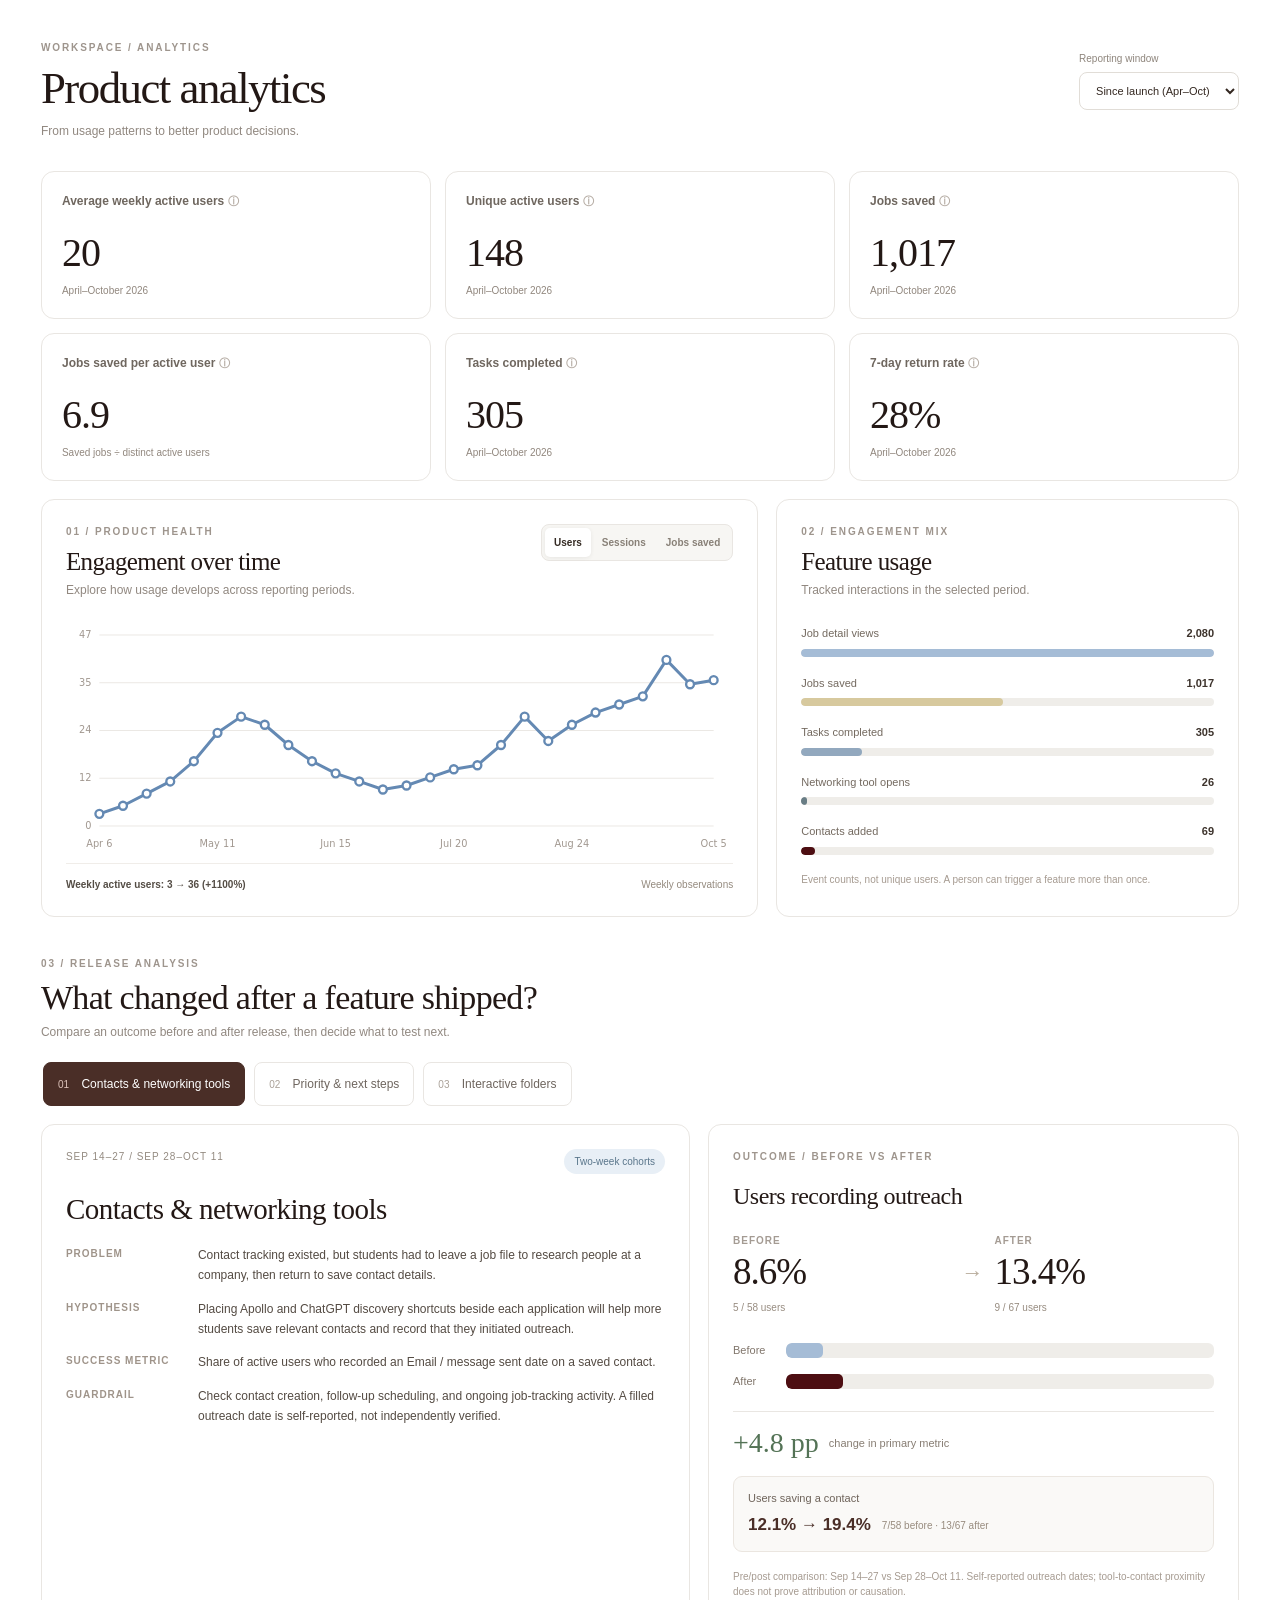
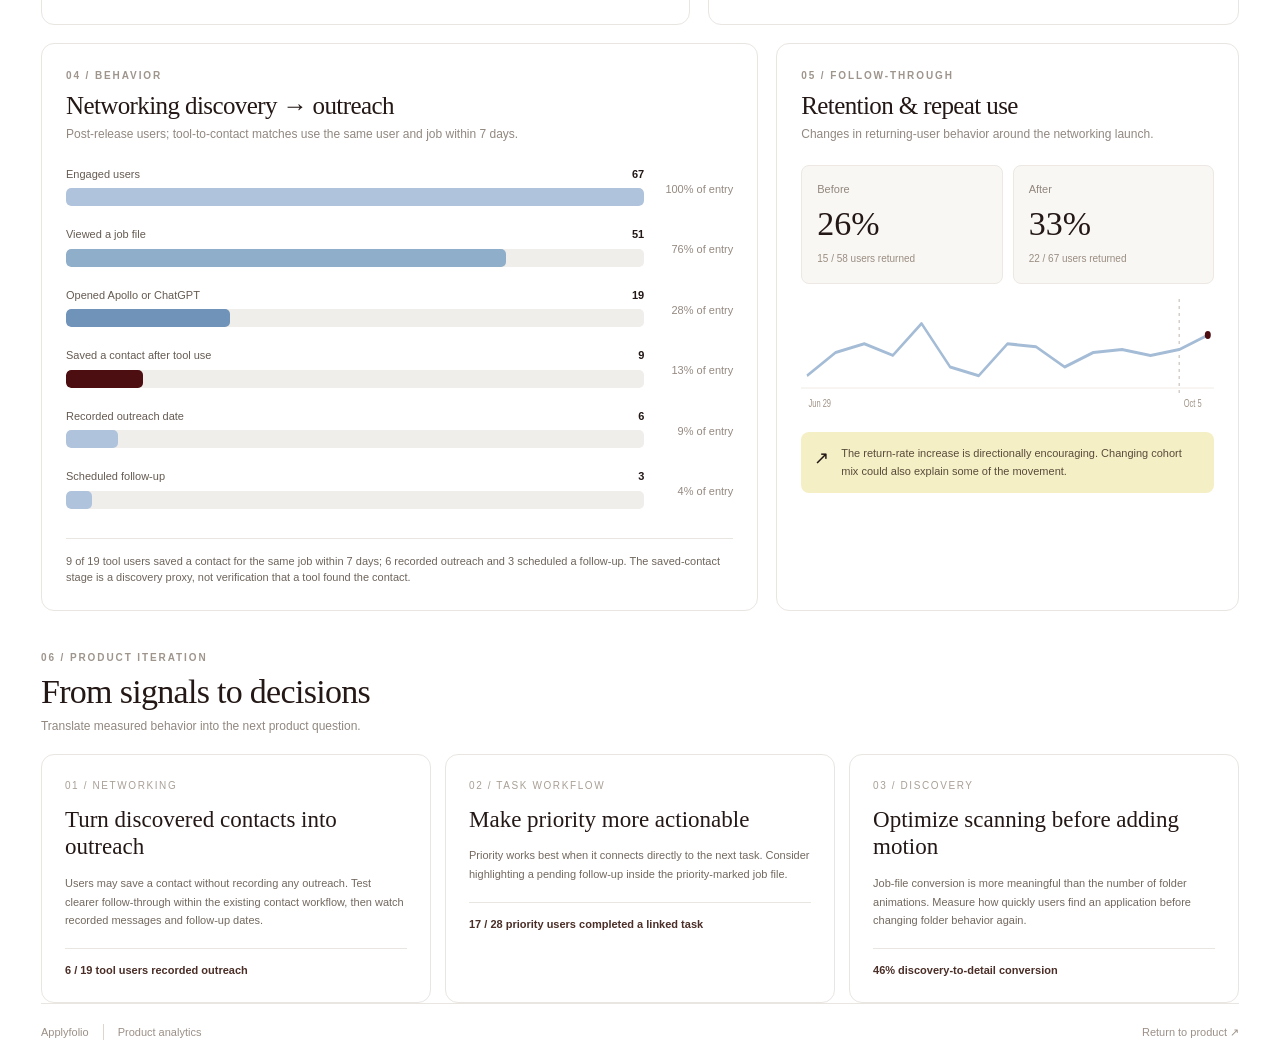
<file: analytics/index.html>
<!doctype html>
<html lang="en">
<head>
  <meta charset="utf-8">
  <meta name="viewport" content="width=device-width,initial-scale=1">
  <meta name="theme-color" content="#fcfcfb">
  <title>Product Analytics | Applyfolio</title>
  <meta name="description" content="Applyfolio product analytics and feature performance workspace.">
  <meta name="robots" content="noindex, nofollow, noarchive">
  <link rel="stylesheet" href="./styles.css?v=3">
  <script src="./app.js?v=6" defer></script>
</head>
<body>
<div class="shell">
  <main class="main" id="overview">
    <header class="topbar">
      <div><div class="eyebrow">WORKSPACE / ANALYTICS</div><h1>Product analytics</h1><p class="lede">From usage patterns to better product decisions.</p></div>
      <div class="top-controls">
        <label class="control"><span>Reporting window</span><select id="rangeSelect" aria-label="Reporting window"><option value="27" selected>Since launch (Apr–Oct)</option><option value="4">Last 4 weeks</option><option value="8">Last 8 weeks</option><option value="12">Last 12 weeks</option></select></label>
      </div>
    </header>

    <section class="metric-grid" aria-label="Product metrics">
      <article class="metric"><div class="metric-name">Average weekly active users <span class="help" title="Average number of distinct accounts active in a week, across the selected reporting period.">ⓘ</span></div><div class="metric-value" id="wauValue">—</div><div class="metric-foot"><span class="delta" id="wauDelta">—</span><span>vs. preceding equal window</span></div></article>
      <article class="metric"><div class="metric-name">Unique active users <span class="help" title="Distinct accounts active at least once during the selected reporting period. Each account is counted once.">ⓘ</span></div><div class="metric-value" id="uniqueValue">—</div><div class="metric-foot"><span class="delta" id="uniqueDelta">—</span><span>vs. preceding equal window</span></div></article>
      <article class="metric"><div class="metric-name">Jobs saved <span class="help" title="New job records saved across the selected reporting window.">ⓘ</span></div><div class="metric-value" id="jobsValue">—</div><div class="metric-foot"><span class="delta" id="jobsDelta">—</span><span>vs. preceding equal window</span></div></article>
      <article class="metric"><div class="metric-name">Jobs saved per active user <span class="help" title="Jobs saved during the selected period divided by unique active users over that same period.">ⓘ</span></div><div class="metric-value" id="jobsPerUserValue">—</div><div class="metric-foot"><span>Saved jobs ÷ distinct active users</span></div></article>
      <article class="metric"><div class="metric-name">Tasks completed <span class="help" title="Timeline tasks marked complete during the selected reporting window.">ⓘ</span></div><div class="metric-value" id="taskValue">—</div><div class="metric-foot"><span class="delta" id="taskDelta">—</span><span>vs. preceding equal window</span></div></article>
      <article class="metric"><div class="metric-name">7-day return rate <span class="help" title="Weighted share of weekly active users who returned for another meaningful action within seven days, across the selected period.">ⓘ</span></div><div class="metric-value" id="retentionValue">—</div><div class="metric-foot"><span class="delta" id="retentionDelta">—</span><span>percentage points vs. preceding window</span></div></article>
    </section>

    <section class="viz-row" aria-label="Engagement analysis">
      <article class="panel chart-panel">
        <div class="panel-head"><div><div class="eyebrow">01 / PRODUCT HEALTH</div><h2>Engagement over time</h2><p class="subhead">Explore how usage develops across reporting periods.</p></div>
          <div class="segmented" role="group" aria-label="Engagement metric"><button type="button" data-trend="users" class="selected" aria-pressed="true">Users</button><button type="button" data-trend="sessions" aria-pressed="false">Sessions</button><button type="button" data-trend="jobs" aria-pressed="false">Jobs saved</button></div>
        </div>
        <div id="engagementChart" class="line-chart" role="img" aria-label="Weekly engagement trend"></div>
        <div class="chart-footer"><span id="trendSummary">—</span><span>Weekly observations</span></div>
      </article>
      <article class="panel workflow-panel">
        <div class="eyebrow">02 / ENGAGEMENT MIX</div><h2>Feature usage</h2><p class="subhead">Tracked interactions in the selected period.</p>
        <div id="workflowBars" class="workflow-bars"></div>
        <p class="fine-print">Event counts, not unique users. A person can trigger a feature more than once.</p>
      </article>
    </section>

    <section id="feature-impact" class="section-block">
      <div class="section-heading"><div><div class="eyebrow">03 / RELEASE ANALYSIS</div><h2>What changed after a feature shipped?</h2><p class="subhead">Compare an outcome before and after release, then decide what to test next.</p></div></div>
      <div class="feature-tabs" id="featureTabs" role="tablist" aria-label="Select a feature release">
        <button type="button" role="tab" aria-selected="true" class="active" data-feature="networking"><span>01</span> Contacts & networking tools</button>
        <button type="button" role="tab" aria-selected="false" data-feature="priority"><span>02</span> Priority & next steps</button>
        <button type="button" role="tab" aria-selected="false" data-feature="folders"><span>03</span> Interactive folders</button>
      </div>
      <div class="feature-content">
        <article class="panel feature-story">
          <div class="feature-meta"><span id="featureDate">RELEASE</span><span id="featureStage" class="chip">Measurement</span></div>
          <h3 id="featureTitle">Contacts & networking tools</h3>
          <div class="narrative-row"><span>PROBLEM</span><p id="featureProblem"></p></div>
          <div class="narrative-row"><span>HYPOTHESIS</span><p id="featureHypothesis"></p></div>
          <div class="narrative-row"><span>SUCCESS METRIC</span><p id="featureMetric"></p></div>
          <div class="narrative-row"><span>GUARDRAIL</span><p id="featureGuardrail"></p></div>
        </article>
        <article class="panel impact-panel">
          <div class="eyebrow">OUTCOME / BEFORE VS AFTER</div>
          <h3 id="impactTitle">Contact creation rate</h3>
          <div class="impact-numbers">
            <div><span class="tiny-label">BEFORE</span><strong id="impactBefore">—</strong><small id="impactBeforeN">—</small></div>
            <span class="impact-arrow">→</span>
            <div><span class="tiny-label">AFTER</span><strong id="impactAfter">—</strong><small id="impactAfterN">—</small></div>
          </div>
          <div class="impact-bars"><div><span>Before</span><div class="bar-rail"><div id="beforeBar" class="bar-fill before"></div></div></div><div><span>After</span><div class="bar-rail"><div id="afterBar" class="bar-fill after"></div></div></div></div>
          <div class="impact-change"><strong id="impactLift">—</strong><span id="impactLiftContext">change in primary metric</span></div>
          <div class="impact-secondary" id="impactSecondary" hidden>
            <span id="secondaryLabel">Users saving a contact</span>
            <strong id="secondaryValue">—</strong>
            <small id="secondaryCounts">—</small>
          </div>
          <p class="fine-print" id="impactNote">Pre/post comparisons show association, not proof that the release caused the change.</p>
        </article>
      </div>
    </section>

    <section class="viz-row second" id="user-journey">
      <article class="panel">
        <div class="eyebrow">04 / BEHAVIOR</div><h2 id="funnelTitle">Networking adoption funnel</h2><p class="subhead" id="funnelSubtitle">Where users continue and where they drop off.</p>
        <div class="funnel" id="funnelChart"></div>
        <div class="funnel-summary" id="funnelSummary">—</div>
      </article>
      <article class="panel">
        <div class="eyebrow">05 / FOLLOW-THROUGH</div><h2>Retention & repeat use</h2><p class="subhead">Changes in returning-user behavior around the networking launch.</p>
        <div class="retention-pair"><div class="retention-block"><span>Before</span><strong>26%</strong><small>15 / 58 users returned</small></div><div class="retention-block"><span>After</span><strong>33%</strong><small>22 / 67 users returned</small></div></div>
        <div id="retentionChart" class="mini-retention" role="img" aria-label="Weekly return rate chart"></div>
        <div class="observation"><span class="observation-icon">↗</span><p>The return-rate increase is directionally encouraging. Changing cohort mix could also explain some of the movement.</p></div>
      </article>
    </section>

    <section class="section-block" id="decisions">
      <div class="section-heading"><div><div class="eyebrow">06 / PRODUCT ITERATION</div><h2>From signals to decisions</h2><p class="subhead">Translate measured behavior into the next product question.</p></div></div>
      <div class="decisions-grid" id="decisionCards"></div>
    </section>

    <footer>Applyfolio <span>Product analytics</span> <a href="../">Return to product ↗</a></footer>
  </main>
</div>
</body>
</html>
</file>
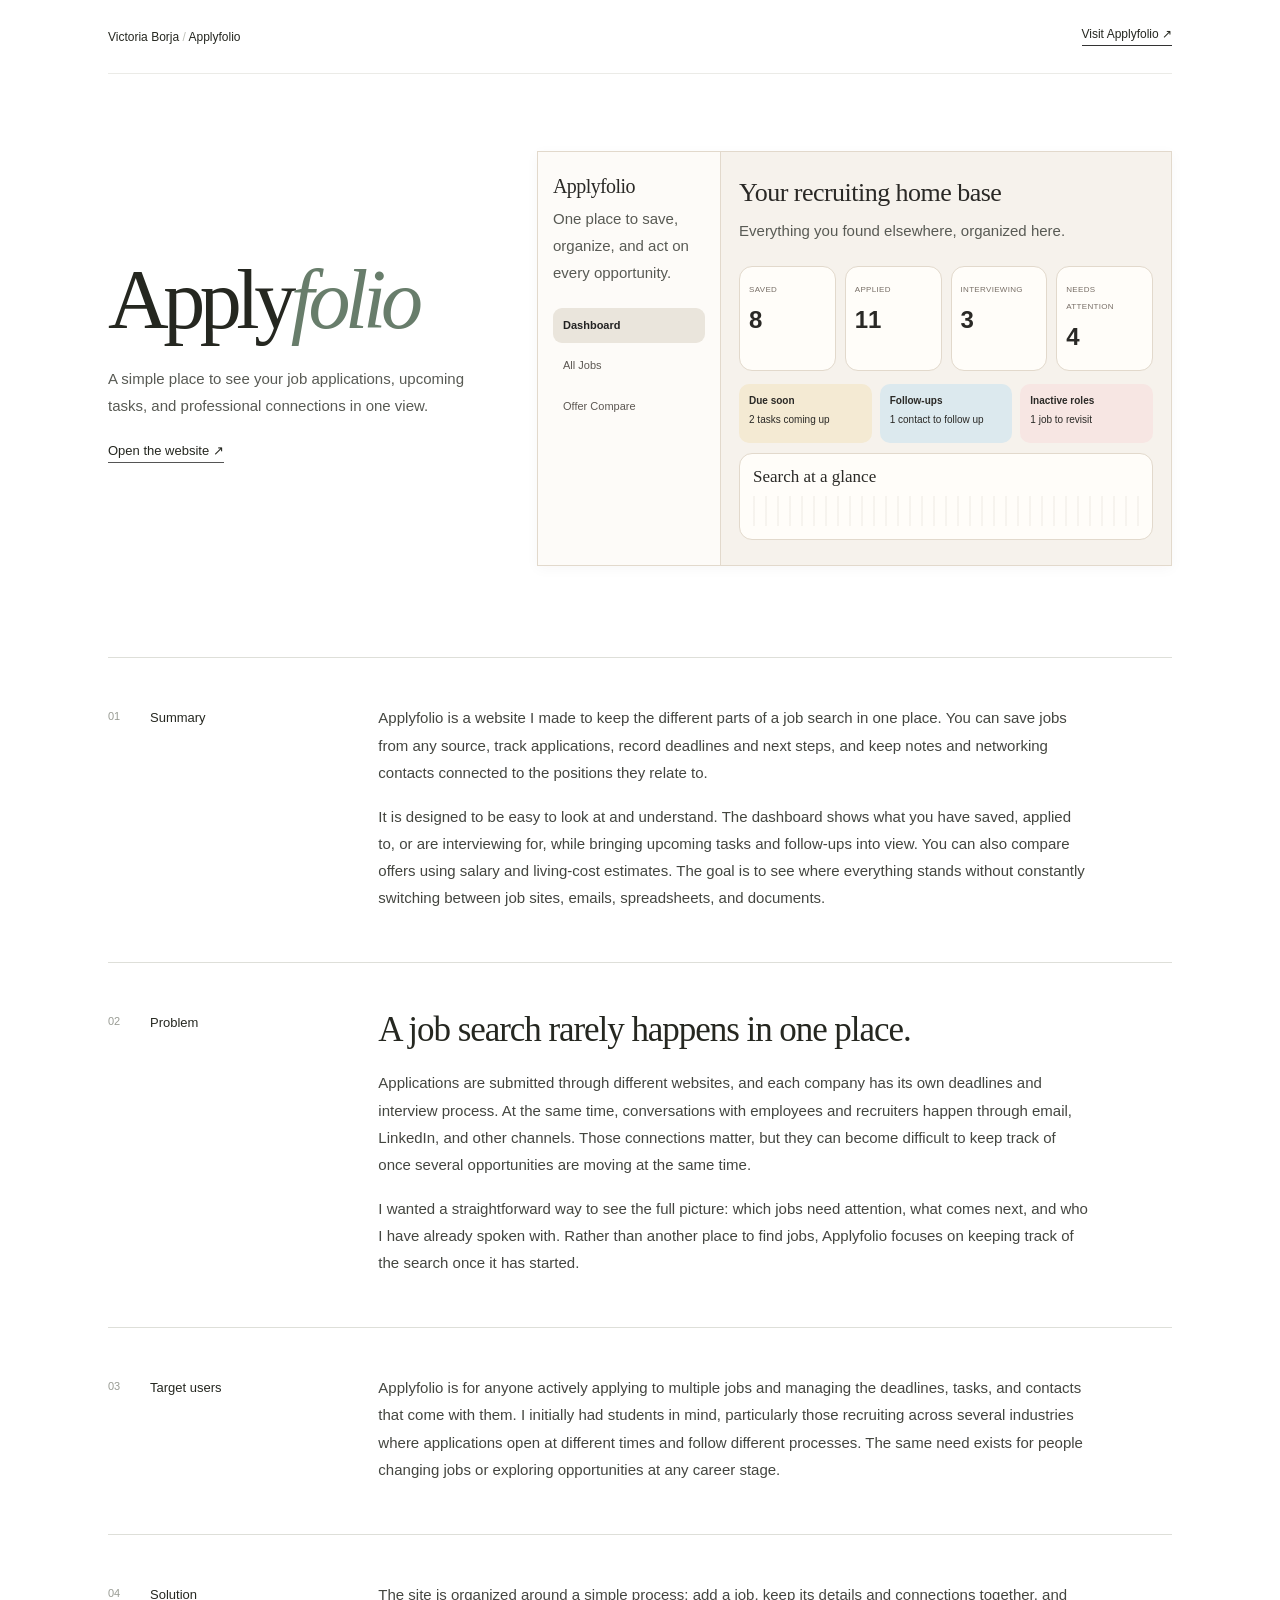
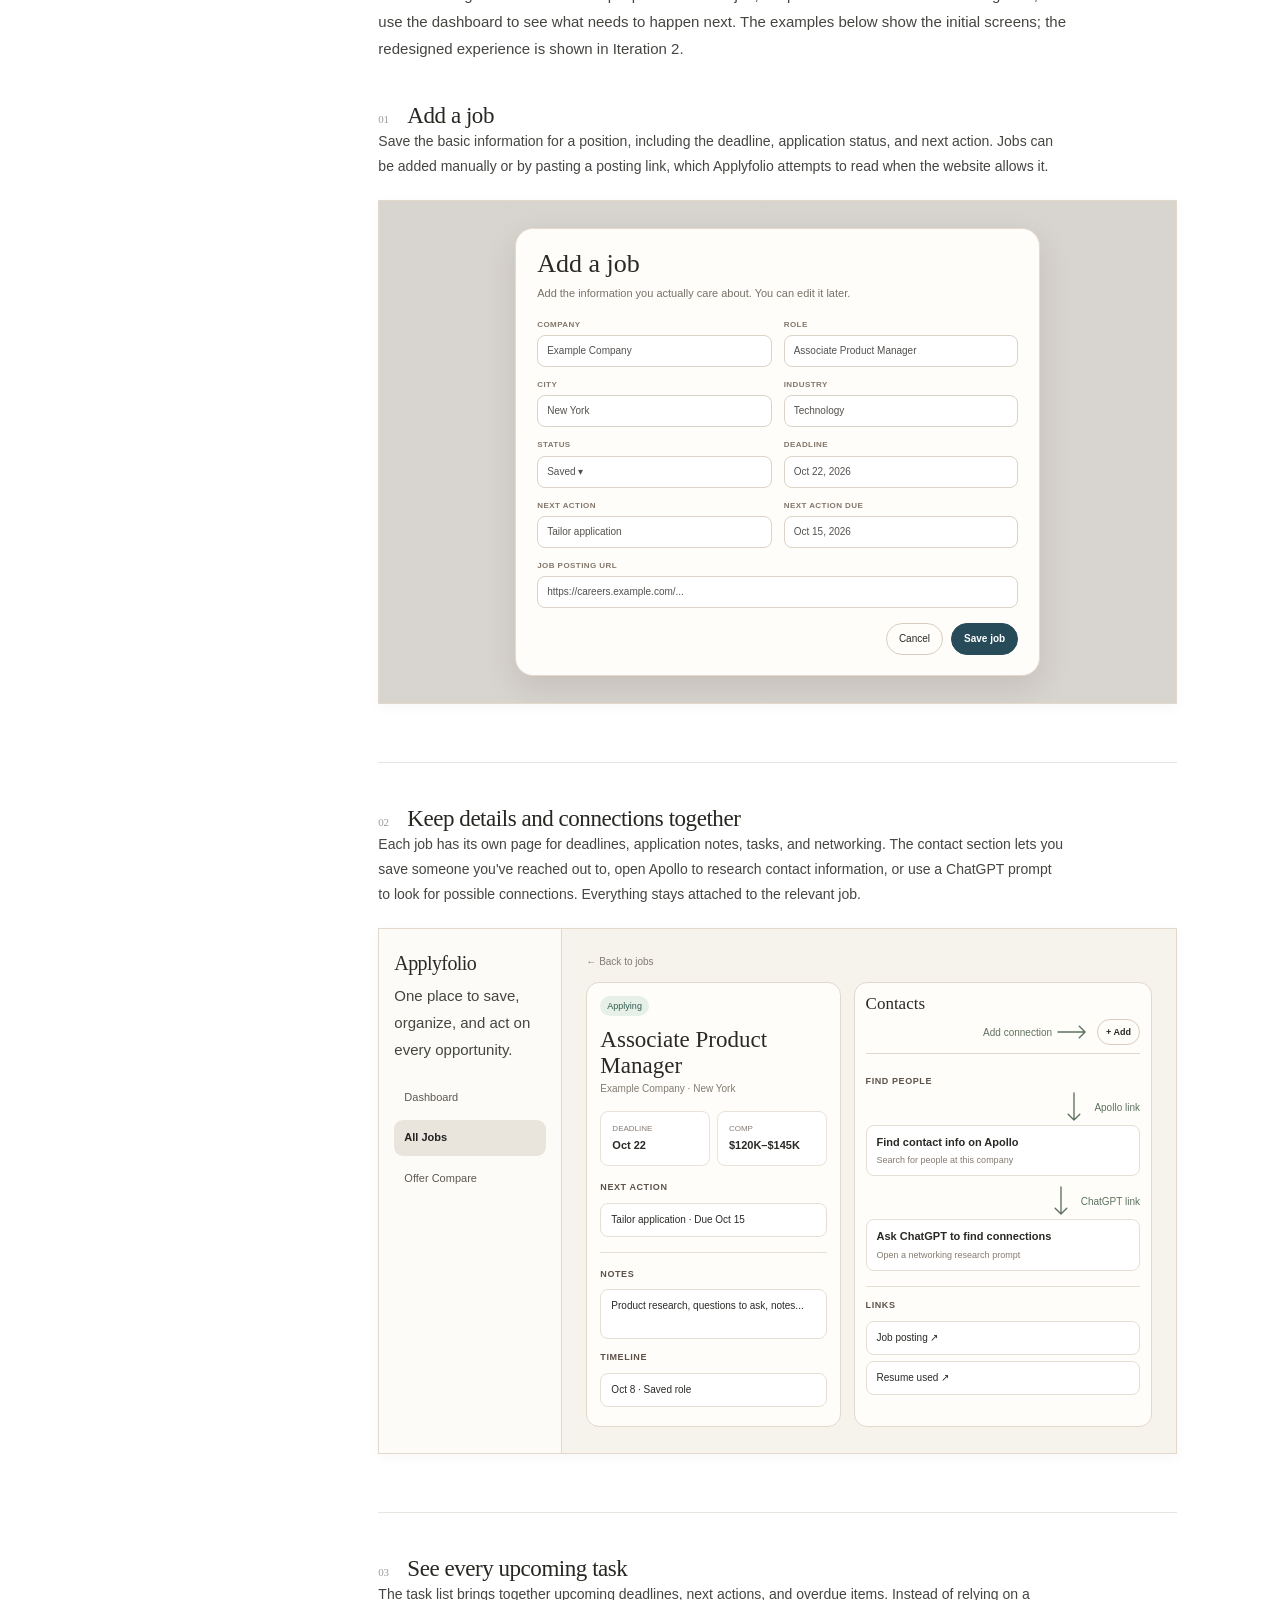
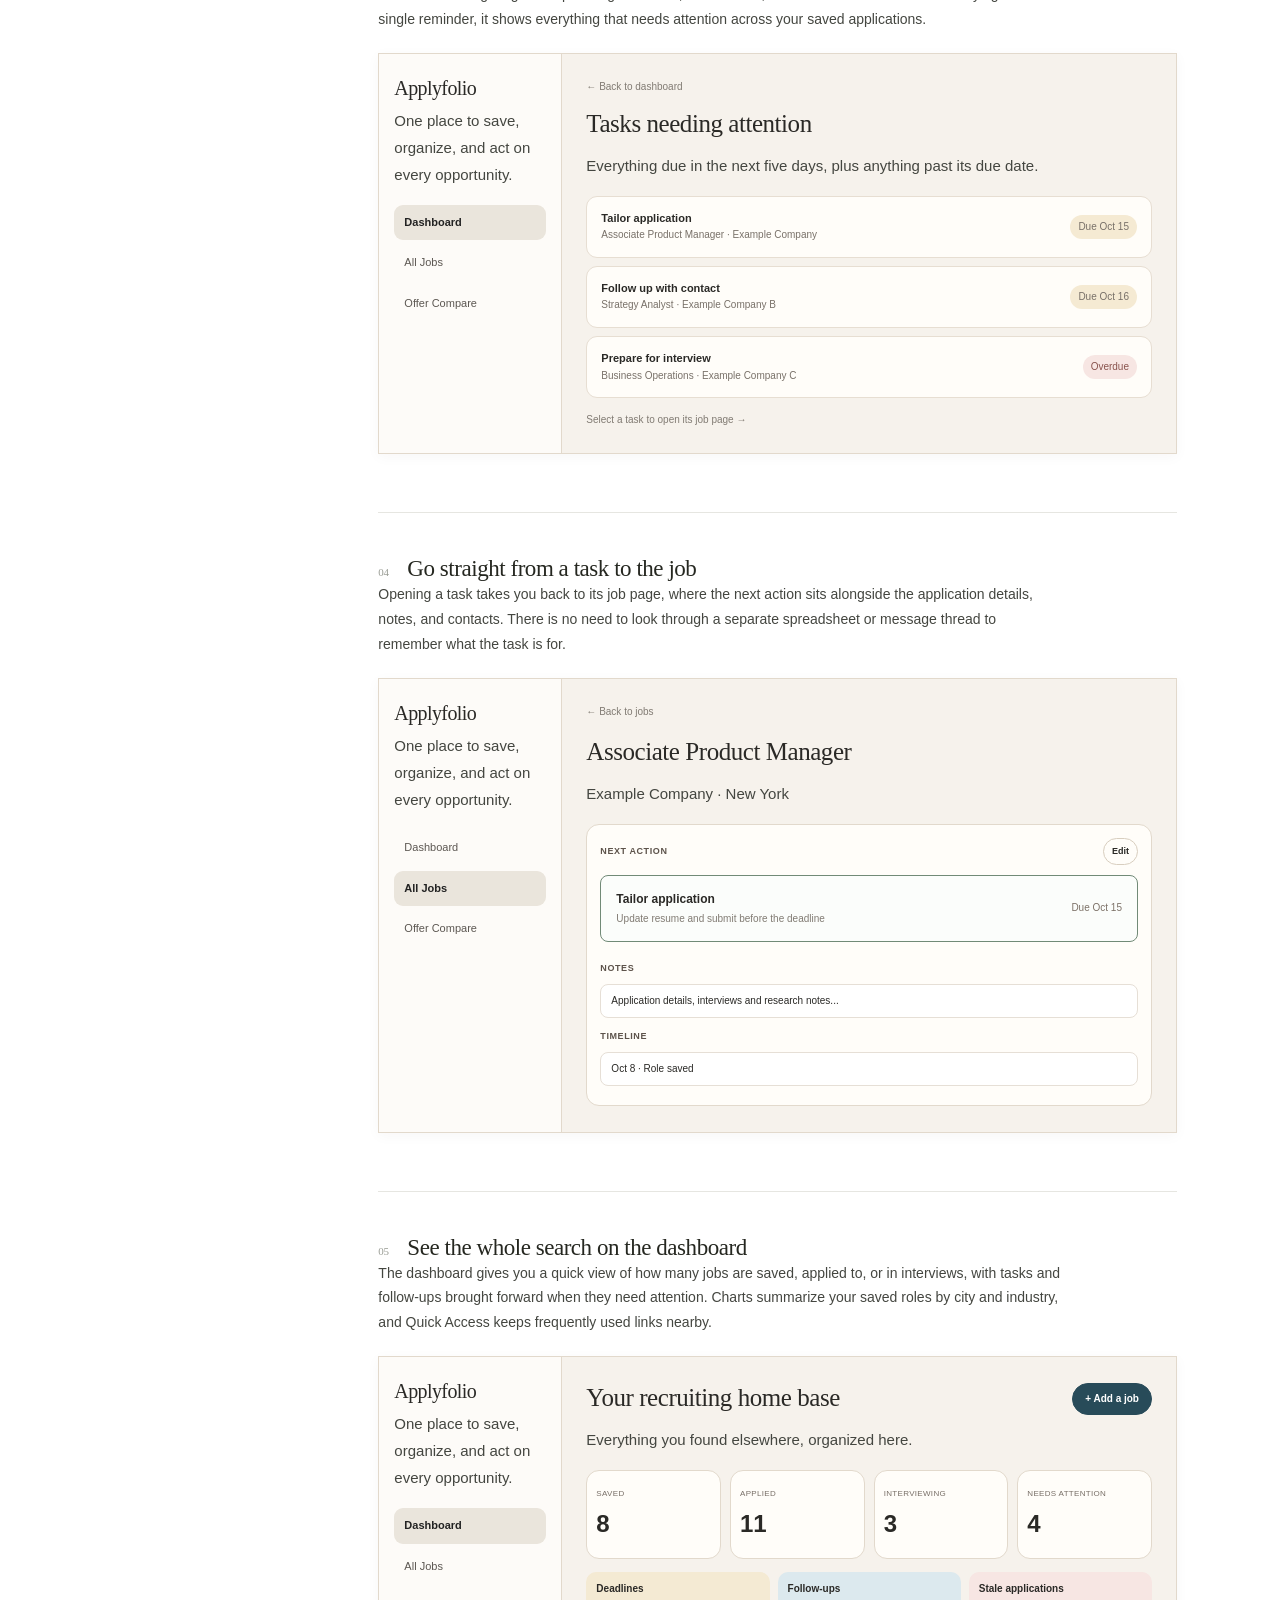
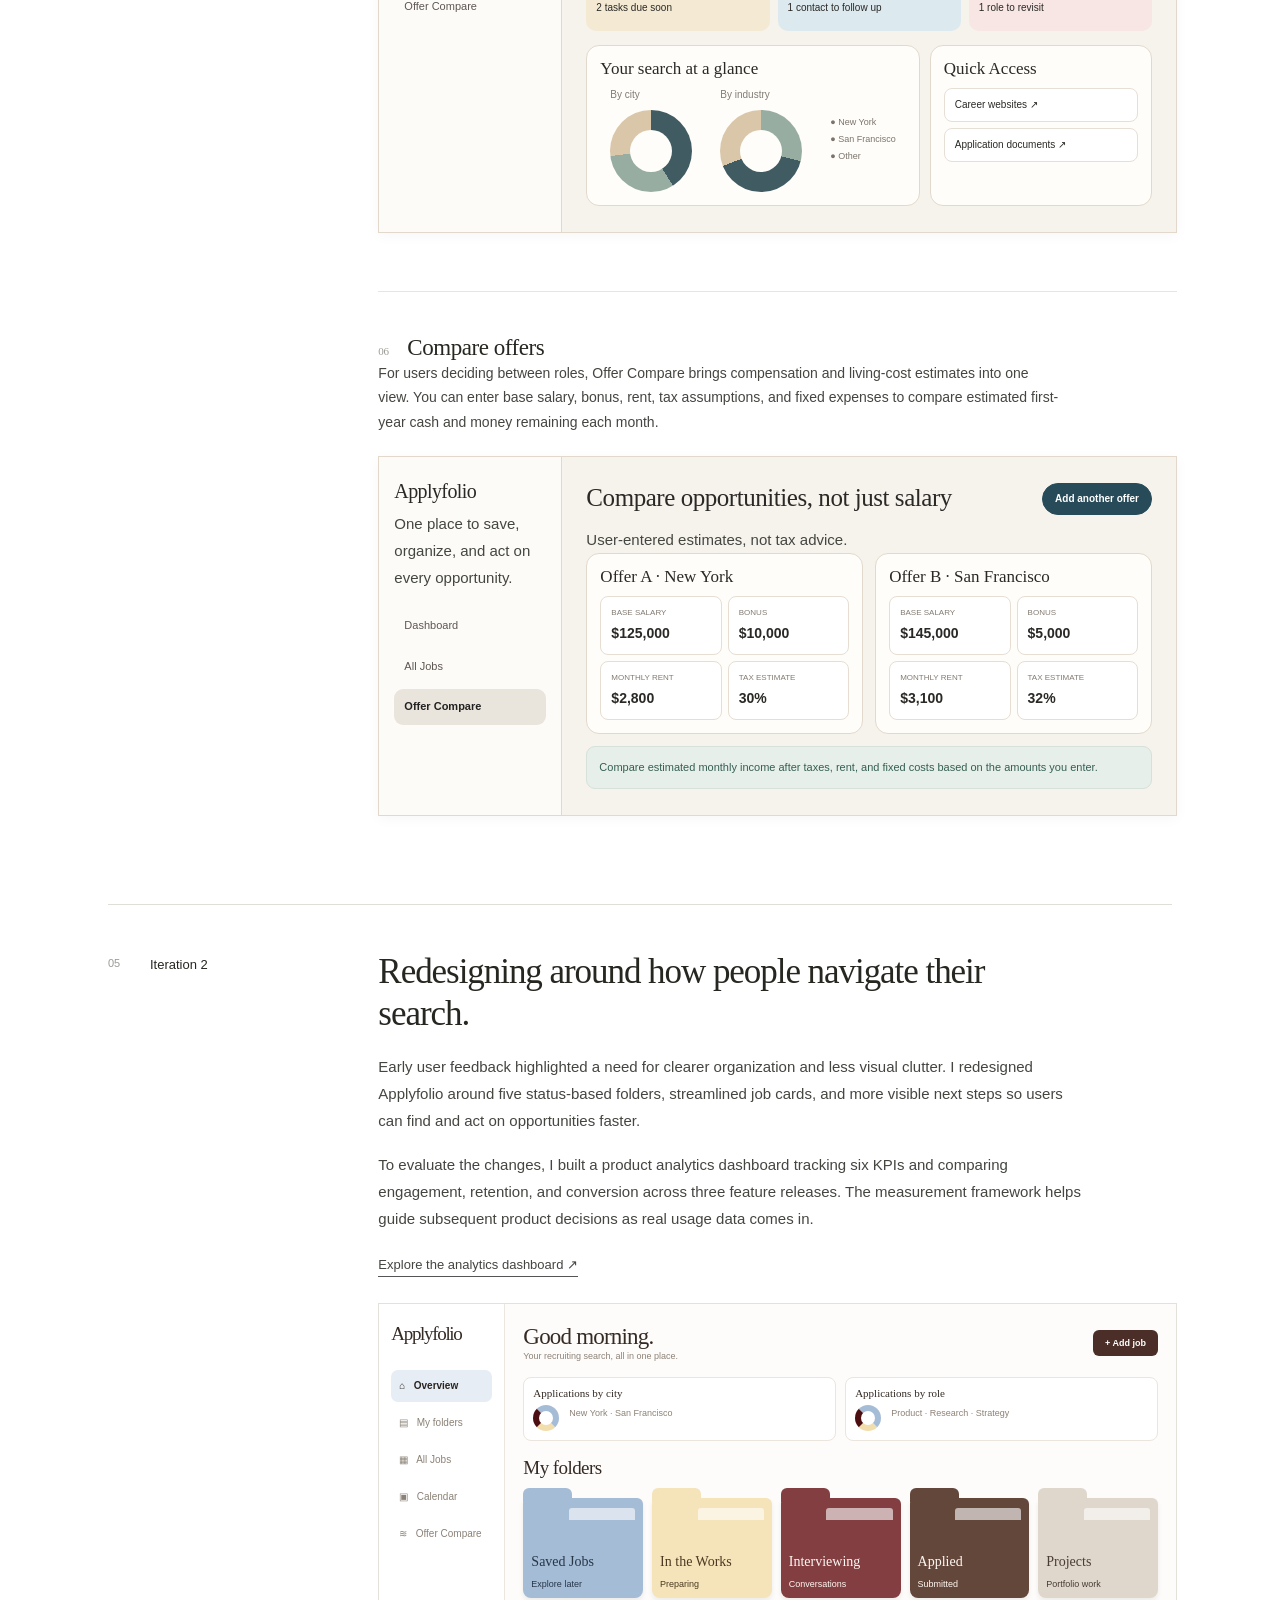
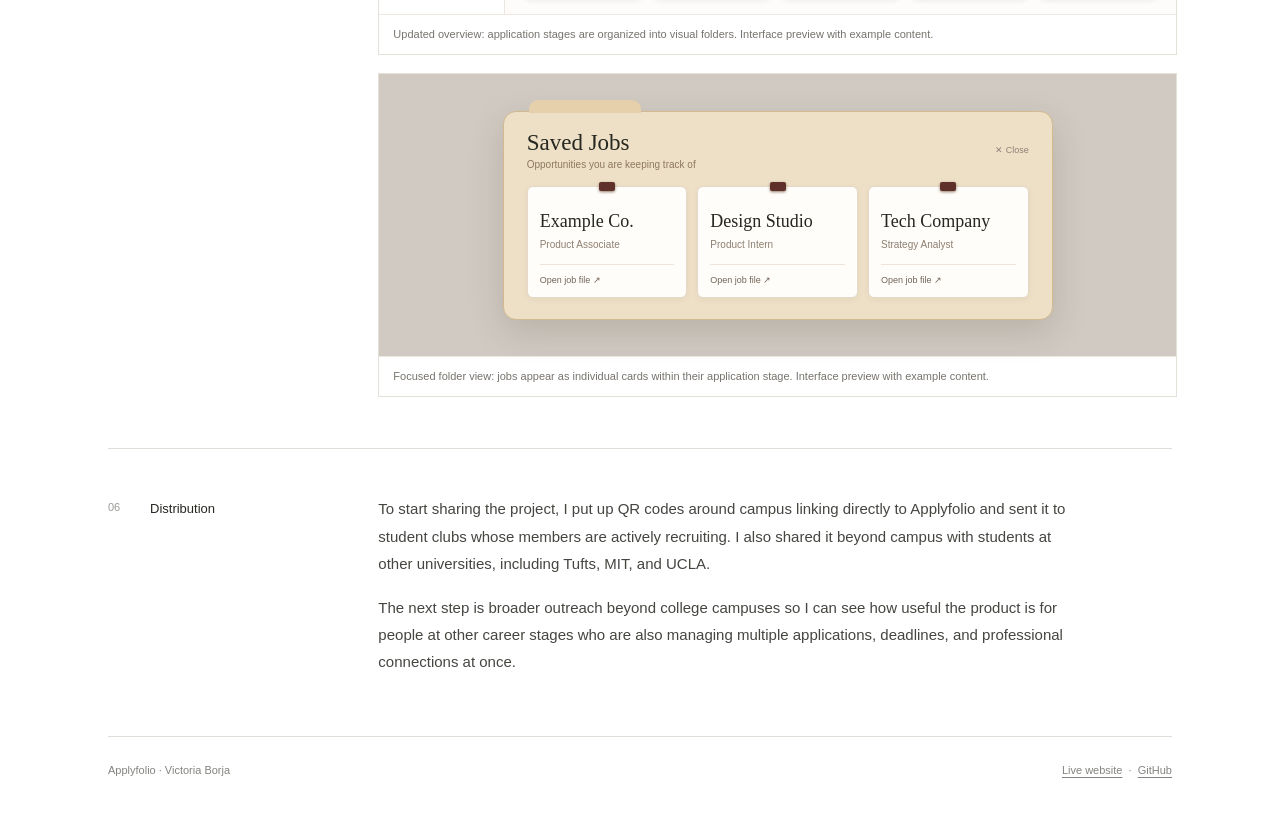
<file: case-study/index.html>
<!doctype html>
<html lang="en">
<head>
<meta charset="utf-8">
<meta name="viewport" content="width=device-width, initial-scale=1">
<title>Applyfolio | Victoria Borja</title>
<meta name="description" content="How I built Applyfolio, a simple website for keeping a job search organized.">
<style>
:root{--ink:#252720;--copy:#444640;--muted:#777970;--line:#dedfd9;--sage:#687d6b;--app-bg:#f6f2ec;--app-panel:#fffdf9;--app-accent:#284b59;--app-border:#e2d9cc}
*{box-sizing:border-box}html{scroll-behavior:smooth}body{margin:0;background:#fff;color:var(--ink);font-family:Arial,Helvetica,sans-serif;-webkit-font-smoothing:antialiased}a{color:inherit;text-underline-offset:3px}button{font:inherit}
.page{max-width:1150px;margin:0 auto;padding:0 43px}.top{height:74px;display:flex;justify-content:space-between;align-items:center;border-bottom:1px solid #ebebe7;font-size:12px}.top a{text-decoration:none;border-bottom:1px solid #333;padding-bottom:4px}
.hero{display:grid;grid-template-columns:minmax(320px,36%) minmax(0,64%);align-items:center;gap:46px;padding:77px 0 91px}.hero h1{font:normal clamp(56px,6.6vw,84px)/.98 Georgia,'Times New Roman',serif;letter-spacing:-.065em;max-width:430px;margin:0 0 24px}.hero h1 em{font-weight:normal;color:var(--sage)}.hero p{font-size:15px;line-height:1.8;color:#585a54;max-width:420px;margin:0 0 22px}.quiet-link{text-decoration:none;border-bottom:1px solid #555;padding-bottom:4px;font-size:13px}
.eyebrow{font-size:11px;letter-spacing:.1em;text-transform:uppercase;color:#8a8c84}
.section{display:grid;grid-template-columns:24% 76%;gap:15px;border-top:1px solid var(--line);padding:46px 0 51px}.section-label{font-size:13px;color:#252720;padding-top:6px;display:flex;gap:22px}.section-label .num{font-size:11px;color:#999c94;min-width:20px}.copy{padding-right:10px}.copy p{font-size:15px;color:var(--copy);line-height:1.81;max-width:710px;margin:0 0 17px}.copy p:last-child{margin-bottom:0}.copy h2{font:normal 35px/1.2 Georgia,'Times New Roman',serif;letter-spacing:-.03em;margin:0 0 18px;max-width:640px}.copy h3{font:normal 25px/1.23 Georgia,'Times New Roman',serif;letter-spacing:-.018em;margin:0 0 12px}
.section#solution{padding-bottom:30px}.feature{padding:43px 0 58px;border-top:1px solid #e6e6e1}.feature:first-of-type{border-top:0;padding-top:24px}.feature-heading{margin-bottom:21px}.feature-heading p{font-size:14px;line-height:1.78;margin:0;max-width:685px}.feature-index{font-size:11px;color:#9a9d95;display:inline-block;width:29px}.feature-title{font:normal 23px Georgia,serif;letter-spacing:-.02em}.feature .feature-caption{font-size:12px;line-height:1.65;color:#74776e;margin-top:10px}
/* Faithful visual previews using the product's actual interface terminology, with example content. */
.preview{width:100%;background:var(--app-bg);border:1px solid var(--app-border);color:#2a2926;overflow:hidden;font:12px/1.4 Arial,Helvetica,sans-serif;position:relative;box-shadow:0 3px 13px rgba(43,30,14,.035)}.preview *{box-sizing:border-box}.preview-shell{display:grid;grid-template-columns:183px minmax(0,1fr);min-height:352px}.preview-aside{background:#fdfbf8;border-right:1px solid var(--app-border);padding:22px 15px}.preview-brand{font:20px/1.04 Georgia,serif;letter-spacing:-.03em;margin:2px 0 8px}.preview-side-note{font-size:10px;color:#80776e;line-height:1.5;margin:0 0 23px}.preview-nav{padding:10px;margin:5px 0;color:#5c5752;font-size:11px;border-radius:9px}.preview-nav.active{background:#eae5dc;color:#222;font-weight:bold}.preview-content{padding:26px 24px}.preview-title{font:26px/1.2 Georgia,serif;letter-spacing:-.02em;margin:0 0 9px}.preview-lede{font-size:11px;color:#777167;line-height:1.55;margin:0 0 18px}.preview-topbar{display:flex;align-items:start;justify-content:space-between;gap:15px}.u-btn{display:inline-flex;align-items:center;justify-content:center;gap:5px;white-space:nowrap;border:1px solid #d8cebf;border-radius:20px;padding:8px 12px;background:#fffdf9;font-weight:bold;font-size:10px}.u-btn.primary{background:var(--app-accent);color:#fff;border-color:var(--app-accent)}.u-btn.ghost{font-weight:normal}.u-btn.small{padding:6px 8px;font-size:9px}.u-card{background:var(--app-panel);border:1px solid var(--app-border);border-radius:13px;padding:13px}.u-card h4{margin:0 0 9px;font:17px Georgia,serif}.u-muted{color:#817b73;font-size:10px}.u-status{display:inline-block;background:#e6efe8;color:#315d4f;font-size:9px;padding:4px 7px;border-radius:30px}.u-line{height:1px;background:#e6e0d7;margin:15px 0}.u-field{border:1px solid #dbd2c8;background:#fff;border-radius:8px;padding:8px 9px;color:#54514e;font-size:10px}.u-input-label{display:block;text-transform:uppercase;color:#83776c;font-size:8px;font-weight:bold;letter-spacing:.055em;margin:0 0 5px}.u-field-block{display:block}.u-date{color:#7d7268;font-size:10px}.mini-title{font-weight:bold;text-transform:uppercase;font-size:9px;letter-spacing:.065em;color:#5d534b;margin:12px 0 9px}
/* Hero dashboard */
.preview.hero-prev .preview-shell{min-height:320px}.preview.hero-prev .preview-content{padding:25px 18px}.metricrow{display:grid;grid-template-columns:repeat(4,1fr);gap:9px;margin:17px 0 13px}.metriccell{padding:13px 9px 17px;background:#fffdf9;border:1px solid var(--app-border);border-radius:13px}.metriccell small{font-size:8px;color:#786f67;text-transform:uppercase;letter-spacing:.04em}.metriccell strong{display:block;font-size:24px;margin-top:6px}.alertrow{display:grid;grid-template-columns:repeat(3,1fr);gap:8px}.alert{border-radius:10px;padding:10px;min-height:59px;font-size:10px;background:#f4ead3}.alert:nth-child(2){background:#dce9ee}.alert:nth-child(3){background:#f7e6e3}.alert strong{display:block;margin-bottom:5px}
/* Add a job modal preview */
.modal-stage{background:linear-gradient(0deg,rgba(31,28,24,.14),rgba(31,28,24,.14)),#f6f2ec;padding:27px 18px;display:flex;align-items:center;justify-content:center}.form-preview{width:min(525px,100%);background:#fffdf9;border:1px solid #e3dacd;border-radius:18px;padding:20px 21px;box-shadow:0 12px 32px rgba(41,32,25,.11)}.form-preview h4{font:26px Georgia,serif;margin:0 0 5px}.form-preview p{font-size:11px;margin:0 0 15px;color:#777167}.form-grid-preview{display:grid;grid-template-columns:1fr 1fr;gap:12px}.u-field-block.wide{grid-column:span 2}.form-foot{display:flex;justify-content:flex-end;gap:8px;margin-top:15px}
/* Detail preview */
.detail-columns{display:grid;grid-template-columns:.92fr 1.08fr;gap:13px}.detail-role{font:23px Georgia,serif;margin:11px 0 3px}.detail-stat-row{display:grid;grid-template-columns:repeat(2,1fr);gap:7px;margin:15px 0}.statbox{padding:11px;border:1px solid #e9e2d9;border-radius:8px;background:#fff}.statbox label{font-size:8px;color:#867c73;text-transform:uppercase;display:block;margin-bottom:3px}.statbox strong{font-size:11px}.tool-btn{padding:9px 10px;background:#fff;border:1px solid #e6dfd6;border-radius:8px;margin:6px 0;position:relative;font-size:10px}.tool-btn strong{display:block;font-size:11px;margin-bottom:4px}.tool-btn span{color:#867b70;font-size:9px;line-height:1.35;display:block}.annotated{display:flex;flex-direction:column;gap:3px;align-items:stretch;margin-top:11px}.arrow-note{font-size:10px;color:#5c715f;line-height:1.3;white-space:normal;display:flex;align-items:center;gap:5px}.annotated .arrow-note{order:-1;margin-left:auto;font-size:10px}.annotated .arrow-note svg{transform:rotate(-90deg)}.add-connection{display:flex;align-items:center;justify-content:flex-end;gap:9px;margin-top:5px}.add-connection .arrow-note{white-space:nowrap}.add-connection .arrow-note svg{transform:rotate(180deg)}.arrow-note svg{flex:none;width:31px;height:17px;overflow:visible}.arrow-note path{stroke:#5c715f;stroke-width:1.4;fill:none;stroke-linecap:round;stroke-linejoin:round}.annotate-head{display:flex;align-items:center;justify-content:space-between;gap:8px}.annotate-head .arrow-note{max-width:145px}.contacts-block{border-top:1px solid #ded7cb;padding-top:9px;margin-top:8px}
/* Task list preview */
.task-row{background:#fffdf9;border:1px solid #e7ded2;border-radius:11px;padding:14px;display:grid;grid-template-columns:1fr auto;gap:12px;align-items:center;margin:8px 0}.task-row strong{display:block;font-size:11px}.task-row span{font-size:10px;color:#797169}.task-badge{font-size:9px;padding:5px 8px;border-radius:25px;background:#f5ead3;color:#725a36}.task-badge.overdue{background:#f7e6e3;color:#8a544e}
/* Dashboard detailed preview */
.dash-bottom{display:grid;grid-template-columns:1.5fr 1fr;gap:10px;margin-top:14px}.chart-group{display:flex;justify-content:space-around;align-items:center;gap:8px}.pie{width:82px;height:82px;border-radius:100%;background:conic-gradient(#405b62 0 41%,#98ada2 41% 73%,#dac7aa 73% 100%);position:relative}.pie:after{content:"";position:absolute;inset:20px;border-radius:100%;background:#fffdf9}.chart-legend{font-size:9px;color:#7c746c;line-height:1.9}
/* Offer compare */
.offer-cols{display:grid;grid-template-columns:1fr 1fr;gap:12px}.offer-grid-inner{display:grid;grid-template-columns:1fr 1fr;gap:6px}.offer-box{padding:10px;background:#fff;border:1px solid #e6ded3;border-radius:8px}.offer-box label{display:block;font-size:8px;color:#837b72;text-transform:uppercase;margin-bottom:6px}.offer-box strong{font-size:14px}.offer-foot{font-size:11px;color:#355e53;background:#e6efe9;border:1px solid #d5e1d9;margin-top:12px;padding:12px;border-radius:9px;line-height:1.55}

/* Iteration 2: visual previews of the revised experience, using example content. */
.iteration-gallery{display:grid;gap:18px;margin-top:26px}
.iteration-frame{border:1px solid #e4e0da;background:#f8f6f2;overflow:hidden}
.iteration-frame .it-canvas{overflow-x:auto}
.it-shell{font:11px/1.4 Arial,Helvetica,sans-serif;background:#fdfcfa;min-width:650px;color:#352b25;display:flex;min-height:290px}
.it-side{width:126px;flex:none;background:#fff;border-right:1px solid #ebe7e0;padding:19px 12px}
.it-logo{font:19px Georgia,serif;letter-spacing:-.07em;margin:0 0 25px}
.it-nav{color:#8b8277;font-size:10px;padding:9px 8px;margin:5px 0}
.it-nav.is-active{background:#e6edf5;border-radius:7px;color:#2a241f;font-weight:700}
.it-body{padding:20px 18px 16px;flex:1;min-width:0}
.it-topline{display:flex;align-items:center;justify-content:space-between;gap:10px;margin-bottom:10px}
.it-topline h3{font:normal 23px Georgia,serif;letter-spacing:-.035em;margin:0}
.it-small{font-size:9px;color:#8d8277}
.it-action{background:#4a2e27;border-radius:6px;padding:7px 12px;color:white;font-weight:700;font-size:9px}
.it-overview-charts{display:flex;gap:9px;margin:15px 0 16px}
.it-chart{background:#fff;border:1px solid #ebe5de;border-radius:8px;min-height:54px;flex:1;padding:9px}
.it-chart strong{display:block;font:normal 11px Georgia,serif;margin-bottom:6px}
.it-ring{width:26px;height:26px;float:left;margin-right:10px;border:6px solid #a5bcd6;border-left-color:#4d0e12;border-bottom-color:#f2deac;border-radius:50%}
.it-gallery-title{font:normal 19px Georgia,serif;letter-spacing:-.03em;margin:0 0 11px}
.it-folders{display:grid;grid-template-columns:repeat(5,minmax(0,1fr));gap:9px;padding-top:8px}
.it-folder{position:relative;border-radius:5px 6px 8px 8px;min-height:100px;padding:19px 8px 8px;display:flex;flex-direction:column;justify-content:flex-end;box-shadow:0 3px 5px rgba(48,31,19,.07);isolation:isolate}
.it-folder:before{content:"";width:41%;height:14px;position:absolute;top:-10px;left:0;border-radius:6px 6px 0 0;background:inherit;z-index:-1}
.it-folder:after{content:"";position:absolute;left:38%;right:8px;top:10px;height:12px;background:#fff9;border-radius:3px 3px 0 0}
.it-folder strong{font:normal 14px Georgia,serif;line-height:1.06;position:relative;z-index:1}
.it-folder span{font-size:9px;margin-top:8px;position:relative;z-index:1}
.it-blue{background:#a5bcd6;color:#263647}.it-yellow{background:#f5e4b9;color:#4b3922}.it-red{background:#823e41;color:#fff8f2}.it-brown{background:#64473b;color:#fff8f2}.it-stone{background:#dfd7cc;color:#493c33}
.iteration-frame figcaption{background:#fff;padding:11px 14px;font-size:11px;color:#77736e;line-height:1.55;border-top:1px solid #ece7e1}
.it-folder-scene{background:linear-gradient(rgba(50,41,35,.15),rgba(50,41,35,.15)),#ece6de;min-height:282px;padding:24px 36px;display:flex;justify-content:center;align-items:center}
.it-open-folder{background:#eee0c7;border:1px solid #d2b98e;border-radius:13px;max-width:550px;width:100%;padding:18px 23px 21px;box-shadow:0 12px 35px rgba(58,38,20,.15);position:relative}
.it-open-folder:before{content:"";position:absolute;left:25px;top:-12px;width:112px;height:13px;border-radius:9px 9px 0 0;background:#e5d0ab}
.it-folder-heading{display:flex;align-items:center;justify-content:space-between;margin-bottom:16px;gap:12px}
.it-folder-heading strong{font:normal 23px Georgia,serif}.it-folder-heading small{display:block;font-size:10px;color:#8d785f;margin-top:3px}
.it-job-cards{display:grid;grid-template-columns:repeat(3,minmax(0,1fr));gap:10px}
.it-job-card{min-height:112px;padding:17px 12px 12px;border:1px solid #e4d8c9;background:#fffdf9;box-shadow:0 2px 6px rgba(66,47,31,.055);position:relative;border-radius:6px}
.it-job-card:before{content:"";position:absolute;top:-5px;left:calc(50% - 8px);width:16px;height:9px;border-radius:2px;background:#5f3029;box-shadow:0 1px 3px #8d7b68}
.it-job-card strong{display:block;font:normal 18px Georgia,serif;margin:7px 0}
.it-job-card span{display:block;color:#8d7f71;font-size:10px}
.it-job-card em{font-style:normal;font-size:9px;display:block;color:#716357;border-top:1px solid #eee4d9;padding-top:10px;margin-top:14px}
@media(max-width:720px){.iteration-gallery{gap:14px}.it-folder-scene{padding:18px 13px}.it-open-folder{padding:17px 14px}.it-job-cards{gap:6px}.it-job-card{padding:15px 7px 9px}.it-job-card strong{font-size:14px}.it-folder-heading strong{font-size:20px}}

footer{display:flex;justify-content:space-between;gap:20px;border-top:1px solid var(--line);padding:27px 0 63px;margin-top:10px;font-size:11px;color:#83847f}
@media(max-width:950px){.hero{grid-template-columns:1fr;gap:36px;padding:58px 0 70px}.hero p{max-width:680px}.section{grid-template-columns:1fr;gap:18px}.copy{padding:0}.hero h1{font-size:77px}.preview-shell{grid-template-columns:155px minmax(0,1fr)}.preview-aside{padding:16px 11px}.preview-content{padding:19px 16px}.annotated{gap:4px}}
@media(max-width:650px){.page{padding:0 19px}.top{height:58px;font-size:11px}.hero{padding:47px 0 58px}.hero h1{font-size:63px}.hero p,.copy p{font-size:14px}.section{padding:34px 0 38px}.copy h2{font-size:30px}.feature{padding:32px 0 43px}.preview{overflow-x:auto}.preview-shell{width:660px;min-height:350px}.preview.hero-prev .preview-shell{width:660px}.modal-stage{min-width:535px}.preview.mock-detail,.preview.mock-tasks,.preview.mock-dashboard,.preview.mock-offers{min-width:0}.preview.mock-detail .preview-shell{width:700px}.preview.mock-tasks .preview-shell{width:660px}.preview.mock-dashboard .preview-shell{width:690px}.preview.mock-offers .preview-shell{width:660px}.feature .feature-caption{font-size:11px}.form-preview{width:500px}footer{flex-direction:column;gap:10px}.hero,.section{grid-template-columns:minmax(0,1fr)}.hero>*,.section>*,.copy{min-width:0;max-width:100%}.preview{max-width:100%}}
</style>
</head>
<body>
<div class="page">
<header class="top"><span>Victoria Borja <span style="color:#c0c1ba">/</span> Applyfolio</span><a href="https://applyfolio.online" target="_blank" rel="noopener noreferrer">Visit Applyfolio ↗</a></header>
<main>
<section class="hero" aria-label="Introduction">
 <div><h1>Apply<em>folio</em></h1><p>A simple place to see your job applications, upcoming tasks, and professional connections in one view.</p><a class="quiet-link" href="https://applyfolio.online" target="_blank" rel="noopener noreferrer">Open the website ↗</a></div>
 <div class="preview hero-prev" aria-label="Applyfolio dashboard example">
  <div class="preview-shell"><div class="preview-aside"><div class="preview-brand">Applyfolio</div><p class="preview-side-note">One place to save, organize, and act on every opportunity.</p><div class="preview-nav active">Dashboard</div><div class="preview-nav">All Jobs</div><div class="preview-nav">Offer Compare</div></div><div class="preview-content"><h3 class="preview-title">Your recruiting home base</h3><p class="preview-lede">Everything you found elsewhere, organized here.</p><div class="metricrow"><div class="metriccell"><small>Saved</small><strong>8</strong></div><div class="metriccell"><small>Applied</small><strong>11</strong></div><div class="metriccell"><small>Interviewing</small><strong>3</strong></div><div class="metriccell"><small>Needs attention</small><strong>4</strong></div></div><div class="alertrow"><div class="alert"><strong>Due soon</strong>2 tasks coming up</div><div class="alert"><strong>Follow-ups</strong>1 contact to follow up</div><div class="alert"><strong>Inactive roles</strong>1 job to revisit</div></div><div class="u-card" style="margin-top:10px"><h4>Search at a glance</h4><div style="height:30px;background:repeating-linear-gradient(to right,#ece8e1,#ece8e1 2px,transparent 2px,transparent 12px);opacity:.45;margin-top:9px"></div></div></div></div>
 </div>
</section>
<section class="section" id="summary"><div class="section-label"><span class="num">01</span>Summary</div><div class="copy"><p>Applyfolio is a website I made to keep the different parts of a job search in one place. You can save jobs from any source, track applications, record deadlines and next steps, and keep notes and networking contacts connected to the positions they relate to.</p><p>It is designed to be easy to look at and understand. The dashboard shows what you have saved, applied to, or are interviewing for, while bringing upcoming tasks and follow-ups into view. You can also compare offers using salary and living-cost estimates. The goal is to see where everything stands without constantly switching between job sites, emails, spreadsheets, and documents.</p></div></section>
<section class="section" id="problem"><div class="section-label"><span class="num">02</span>Problem</div><div class="copy"><h2>A job search rarely happens in one place.</h2><p>Applications are submitted through different websites, and each company has its own deadlines and interview process. At the same time, conversations with employees and recruiters happen through email, LinkedIn, and other channels. Those connections matter, but they can become difficult to keep track of once several opportunities are moving at the same time.</p><p>I wanted a straightforward way to see the full picture: which jobs need attention, what comes next, and who I have already spoken with. Rather than another place to find jobs, Applyfolio focuses on keeping track of the search once it has started.</p></div></section>
<section class="section" id="users"><div class="section-label"><span class="num">03</span>Target users</div><div class="copy"><p>Applyfolio is for anyone actively applying to multiple jobs and managing the deadlines, tasks, and contacts that come with them. I initially had students in mind, particularly those recruiting across several industries where applications open at different times and follow different processes. The same need exists for people changing jobs or exploring opportunities at any career stage.</p></div></section>
<section class="section" id="solution"><div class="section-label"><span class="num">04</span>Solution</div><div class="copy"><p>The site is organized around a simple process: add a job, keep its details and connections together, and use the dashboard to see what needs to happen next. The examples below show the initial screens; the redesigned experience is shown in Iteration 2.</p>

 <div class="feature"><div class="feature-heading"><div class="feature-title"><span class="feature-index">01</span>Add a job</div><p>Save the basic information for a position, including the deadline, application status, and next action. Jobs can be added manually or by pasting a posting link, which Applyfolio attempts to read when the website allows it.</p></div>
 <div class="preview"><div class="modal-stage"><div class="form-preview"><h4>Add a job</h4><p>Add the information you actually care about. You can edit it later.</p><div class="form-grid-preview"><div class="u-field-block"><label class="u-input-label">Company</label><div class="u-field">Example Company</div></div><div class="u-field-block"><label class="u-input-label">Role</label><div class="u-field">Associate Product Manager</div></div><div class="u-field-block"><label class="u-input-label">City</label><div class="u-field">New York</div></div><div class="u-field-block"><label class="u-input-label">Industry</label><div class="u-field">Technology</div></div><div class="u-field-block"><label class="u-input-label">Status</label><div class="u-field">Saved ▾</div></div><div class="u-field-block"><label class="u-input-label">Deadline</label><div class="u-field">Oct 22, 2026</div></div><div class="u-field-block"><label class="u-input-label">Next action</label><div class="u-field">Tailor application</div></div><div class="u-field-block"><label class="u-input-label">Next action due</label><div class="u-field">Oct 15, 2026</div></div><div class="u-field-block wide"><label class="u-input-label">Job posting URL</label><div class="u-field">https://careers.example.com/...</div></div></div><div class="form-foot"><span class="u-btn ghost">Cancel</span><span class="u-btn primary">Save job</span></div></div></div></div>
 </div>

 <div class="feature"><div class="feature-heading"><div class="feature-title"><span class="feature-index">02</span>Keep details and connections together</div><p>Each job has its own page for deadlines, application notes, tasks, and networking. The contact section lets you save someone you've reached out to, open Apollo to research contact information, or use a ChatGPT prompt to look for possible connections. Everything stays attached to the relevant job.</p></div>
 <div class="preview mock-detail"><div class="preview-shell"><div class="preview-aside"><div class="preview-brand">Applyfolio</div><p class="preview-side-note">One place to save, organize, and act on every opportunity.</p><div class="preview-nav">Dashboard</div><div class="preview-nav active">All Jobs</div><div class="preview-nav">Offer Compare</div></div><div class="preview-content"><div class="u-muted">← Back to jobs</div><div class="detail-columns" style="margin-top:13px"><div class="u-card"><span class="u-status">Applying</span><div class="detail-role">Associate Product Manager</div><div class="u-muted">Example Company · New York</div><div class="detail-stat-row"><div class="statbox"><label>Deadline</label><strong>Oct 22</strong></div><div class="statbox"><label>Comp</label><strong>$120K–$145K</strong></div></div><div class="mini-title">Next action</div><div class="tool-btn">Tailor application · Due Oct 15</div><div class="u-line"></div><div class="mini-title">Notes</div><div class="tool-btn" style="min-height:50px">Product research, questions to ask, notes...</div><div class="mini-title">Timeline</div><div class="tool-btn">Oct 8 · Saved role</div></div><div class="u-card" style="padding:11px"><div class="annotate-head"><h4 style="margin:0">Contacts</h4></div><div class="add-connection"><span class="arrow-note">Add connection <svg viewBox="0 0 32 17"><path d="M31 9 H3 M9 3 L3 9 L9 15"/></svg></span><span class="u-btn small">+ Add</span></div><div class="contacts-block"><div class="mini-title">Find people</div><div class="annotated"><div class="tool-btn"><strong>Find contact info on Apollo</strong><span>Search for people at this company</span></div><div class="arrow-note"><svg viewBox="0 0 32 17"><path d="M31 9 H3 M9 3 L3 9 L9 15"/></svg>Apollo link</div></div><div class="annotated"><div class="tool-btn"><strong>Ask ChatGPT to find connections</strong><span>Open a networking research prompt</span></div><div class="arrow-note"><svg viewBox="0 0 32 17"><path d="M31 9 H3 M9 3 L3 9 L9 15"/></svg>ChatGPT link</div></div></div><div class="u-line" style="margin:9px 0"></div><div class="mini-title">Links</div><div class="tool-btn">Job posting ↗</div><div class="tool-btn">Resume used ↗</div></div></div></div></div></div>
 </div>

 <div class="feature"><div class="feature-heading"><div class="feature-title"><span class="feature-index">03</span>See every upcoming task</div><p>The task list brings together upcoming deadlines, next actions, and overdue items. Instead of relying on a single reminder, it shows everything that needs attention across your saved applications.</p></div>
 <div class="preview mock-tasks"><div class="preview-shell"><div class="preview-aside"><div class="preview-brand">Applyfolio</div><p class="preview-side-note">One place to save, organize, and act on every opportunity.</p><div class="preview-nav active">Dashboard</div><div class="preview-nav">All Jobs</div><div class="preview-nav">Offer Compare</div></div><div class="preview-content"><div class="u-muted">← Back to dashboard</div><h3 class="preview-title" style="margin-top:15px">Tasks needing attention</h3><p class="preview-lede">Everything due in the next five days, plus anything past its due date.</p><div class="task-row"><div><strong>Tailor application</strong><span>Associate Product Manager · Example Company</span></div><span class="task-badge">Due Oct 15</span></div><div class="task-row"><div><strong>Follow up with contact</strong><span>Strategy Analyst · Example Company B</span></div><span class="task-badge">Due Oct 16</span></div><div class="task-row"><div><strong>Prepare for interview</strong><span>Business Operations · Example Company C</span></div><span class="task-badge overdue">Overdue</span></div><div class="u-muted" style="margin-top:15px">Select a task to open its job page →</div></div></div></div>
 </div>

 <div class="feature"><div class="feature-heading"><div class="feature-title"><span class="feature-index">04</span>Go straight from a task to the job</div><p>Opening a task takes you back to its job page, where the next action sits alongside the application details, notes, and contacts. There is no need to look through a separate spreadsheet or message thread to remember what the task is for.</p></div>
 <div class="preview mock-detail"><div class="preview-shell"><div class="preview-aside"><div class="preview-brand">Applyfolio</div><p class="preview-side-note">One place to save, organize, and act on every opportunity.</p><div class="preview-nav">Dashboard</div><div class="preview-nav active">All Jobs</div><div class="preview-nav">Offer Compare</div></div><div class="preview-content"><div class="u-muted">← Back to jobs</div><h3 class="preview-title" style="margin-top:18px">Associate Product Manager</h3><p class="preview-lede">Example Company · New York</p><div class="u-card"><div style="display:flex;align-items:center;justify-content:space-between"><span class="mini-title" style="margin:0">Next action</span><span class="u-btn small">Edit</span></div><div style="margin-top:10px;border:1.5px solid #718a77;border-radius:8px;padding:15px;background:#fbfdfb;display:flex;align-items:center;justify-content:space-between;gap:10px"><div><strong>Tailor application</strong><div class="u-muted" style="margin-top:5px">Update resume and submit before the deadline</div></div><span class="u-date">Due Oct 15</span></div><div class="mini-title" style="margin-top:20px">Notes</div><div class="tool-btn">Application details, interviews and research notes...</div><div class="mini-title">Timeline</div><div class="tool-btn">Oct 8 · Role saved</div></div></div></div></div>
 </div>

 <div class="feature"><div class="feature-heading"><div class="feature-title"><span class="feature-index">05</span>See the whole search on the dashboard</div><p>The dashboard gives you a quick view of how many jobs are saved, applied to, or in interviews, with tasks and follow-ups brought forward when they need attention. Charts summarize your saved roles by city and industry, and Quick Access keeps frequently used links nearby.</p></div>
 <div class="preview mock-dashboard"><div class="preview-shell"><div class="preview-aside"><div class="preview-brand">Applyfolio</div><p class="preview-side-note">One place to save, organize, and act on every opportunity.</p><div class="preview-nav active">Dashboard</div><div class="preview-nav">All Jobs</div><div class="preview-nav">Offer Compare</div></div><div class="preview-content"><div class="preview-topbar"><div><h3 class="preview-title">Your recruiting home base</h3><p class="preview-lede">Everything you found elsewhere, organized here.</p></div><span class="u-btn primary">+ Add a job</span></div><div class="metricrow"><div class="metriccell"><small>Saved</small><strong>8</strong></div><div class="metriccell"><small>Applied</small><strong>11</strong></div><div class="metriccell"><small>Interviewing</small><strong>3</strong></div><div class="metriccell"><small>Needs attention</small><strong>4</strong></div></div><div class="alertrow"><div class="alert"><strong>Deadlines</strong>2 tasks due soon</div><div class="alert"><strong>Follow-ups</strong>1 contact to follow up</div><div class="alert"><strong>Stale applications</strong>1 role to revisit</div></div><div class="dash-bottom"><div class="u-card"><h4>Your search at a glance</h4><div class="chart-group"><div><div class="u-muted" style="margin-bottom:8px">By city</div><div class="pie"></div></div><div><div class="u-muted" style="margin-bottom:8px">By industry</div><div class="pie" style="background:conic-gradient(#98ada2 0 29%,#405b62 29% 69%,#dac7aa 69% 100%)"></div></div><div class="chart-legend">● New York<br>● San Francisco<br>● Other</div></div></div><div class="u-card"><h4>Quick Access</h4><div class="tool-btn">Career websites ↗</div><div class="tool-btn">Application documents ↗</div></div></div></div></div></div>
 </div>

 <div class="feature"><div class="feature-heading"><div class="feature-title"><span class="feature-index">06</span>Compare offers</div><p>For users deciding between roles, Offer Compare brings compensation and living-cost estimates into one view. You can enter base salary, bonus, rent, tax assumptions, and fixed expenses to compare estimated first-year cash and money remaining each month.</p></div>
 <div class="preview mock-offers"><div class="preview-shell"><div class="preview-aside"><div class="preview-brand">Applyfolio</div><p class="preview-side-note">One place to save, organize, and act on every opportunity.</p><div class="preview-nav">Dashboard</div><div class="preview-nav">All Jobs</div><div class="preview-nav active">Offer Compare</div></div><div class="preview-content"><div class="preview-topbar"><div><h3 class="preview-title">Compare opportunities, not just salary</h3><p class="preview-lede">User-entered estimates, not tax advice.</p></div><span class="u-btn primary">Add another offer</span></div><div class="offer-cols"><div class="u-card"><h4>Offer A · New York</h4><div class="offer-grid-inner"><div class="offer-box"><label>Base salary</label><strong>$125,000</strong></div><div class="offer-box"><label>Bonus</label><strong>$10,000</strong></div><div class="offer-box"><label>Monthly rent</label><strong>$2,800</strong></div><div class="offer-box"><label>Tax estimate</label><strong>30%</strong></div></div></div><div class="u-card"><h4>Offer B · San Francisco</h4><div class="offer-grid-inner"><div class="offer-box"><label>Base salary</label><strong>$145,000</strong></div><div class="offer-box"><label>Bonus</label><strong>$5,000</strong></div><div class="offer-box"><label>Monthly rent</label><strong>$3,100</strong></div><div class="offer-box"><label>Tax estimate</label><strong>32%</strong></div></div></div></div><div class="offer-foot">Compare estimated monthly income after taxes, rent, and fixed costs based on the amounts you enter.</div></div></div></div>
 </div>
</div></section>

<section class="section" id="iteration">
  <div class="section-label"><span class="num">05</span>Iteration 2</div>
  <div class="copy">
    <h2>Redesigning around how people navigate their search.</h2>
    <p>Early user feedback highlighted a need for clearer organization and less visual clutter. I redesigned Applyfolio around five status-based folders, streamlined job cards, and more visible next steps so users can find and act on opportunities faster.</p>
    <p>To evaluate the changes, I built a product analytics dashboard tracking six KPIs and comparing engagement, retention, and conversion across three feature releases. The measurement framework helps guide subsequent product decisions as real usage data comes in.</p>
    <p><a class="quiet-link" href="https://applyfolio.online/analytics/" target="_blank" rel="noopener noreferrer">Explore the analytics dashboard ↗</a></p>
    <div class="iteration-gallery">
      <figure class="iteration-frame" style="margin:0">
        <div class="it-canvas">
          <div class="it-shell" role="img" aria-label="Updated Applyfolio dashboard interface preview with recruiting charts and five colorful stage-based folders">
            <div class="it-side"><div class="it-logo">Applyfolio</div><div class="it-nav is-active">⌂ &nbsp; Overview</div><div class="it-nav">▤ &nbsp; My folders</div><div class="it-nav">▦ &nbsp; All Jobs</div><div class="it-nav">▣ &nbsp; Calendar</div><div class="it-nav">≋ &nbsp; Offer Compare</div></div>
            <div class="it-body">
              <div class="it-topline"><div><h3>Good morning.</h3><div class="it-small">Your recruiting search, all in one place.</div></div><span class="it-action">+ Add job</span></div>
              <div class="it-overview-charts"><div class="it-chart"><strong>Applications by city</strong><div class="it-ring"></div><span class="it-small">New York · San Francisco</span></div><div class="it-chart"><strong>Applications by role</strong><div class="it-ring"></div><span class="it-small">Product · Research · Strategy</span></div></div>
              <h4 class="it-gallery-title">My folders</h4>
              <div class="it-folders"><div class="it-folder it-blue"><strong>Saved Jobs</strong><span>Explore later</span></div><div class="it-folder it-yellow"><strong>In the Works</strong><span>Preparing</span></div><div class="it-folder it-red"><strong>Interviewing</strong><span>Conversations</span></div><div class="it-folder it-brown"><strong>Applied</strong><span>Submitted</span></div><div class="it-folder it-stone"><strong>Projects</strong><span>Portfolio work</span></div></div>
            </div>
          </div>
        </div>
        <figcaption>Updated overview: application stages are organized into visual folders. Interface preview with example content.</figcaption>
      </figure>
      <figure class="iteration-frame" style="margin:0">
        <div class="it-folder-scene">
          <div class="it-open-folder" role="img" aria-label="Updated Applyfolio open-folder interface preview with three example job cards">
            <div class="it-folder-heading"><div><strong>Saved Jobs</strong><small>Opportunities you are keeping track of</small></div><span class="it-small">✕ Close</span></div>
            <div class="it-job-cards">
              <div class="it-job-card"><strong>Example Co.</strong><span>Product Associate</span><em>Open job file ↗</em></div>
              <div class="it-job-card"><strong>Design Studio</strong><span>Product Intern</span><em>Open job file ↗</em></div>
              <div class="it-job-card"><strong>Tech Company</strong><span>Strategy Analyst</span><em>Open job file ↗</em></div>
            </div>
          </div>
        </div>
        <figcaption>Focused folder view: jobs appear as individual cards within their application stage. Interface preview with example content.</figcaption>
      </figure>
    </div>
  </div>
</section>

<section class="section" id="distribution"><div class="section-label"><span class="num">06</span>Distribution</div><div class="copy"><p>To start sharing the project, I put up QR codes around campus linking directly to Applyfolio and sent it to student clubs whose members are actively recruiting. I also shared it beyond campus with students at other universities, including Tufts, MIT, and UCLA.</p><p>The next step is broader outreach beyond college campuses so I can see how useful the product is for people at other career stages who are also managing multiple applications, deadlines, and professional connections at once.</p></div></section>
</main>
<footer><span>Applyfolio · Victoria Borja</span><span><a href="https://applyfolio.online" target="_blank" rel="noopener noreferrer">Live website</a> &nbsp;·&nbsp; <a href="https://github.com/victoriaborja09/Job-search-dashboard" target="_blank" rel="noopener noreferrer">GitHub</a></span></footer>
</div>
</body>
</html>
</file>
<file: analytics/styles.css>
:root{--ink:#231815;--red:#4d0e12;--blue:#a5bcd6;--yellow:#f5efc6;--soil:#4a2e27;--muted:#8c857e;--line:#e9e6e2;--soft:#faf9f7}
*{box-sizing:border-box}html{scroll-behavior:smooth}body{margin:0;background:#fff;color:var(--ink);font:13px/1.5 Inter,-apple-system,BlinkMacSystemFont,"Segoe UI",sans-serif;-webkit-font-smoothing:antialiased}button,select{font:inherit}button{cursor:pointer}button:focus-visible,a:focus-visible,select:focus-visible{outline:2px solid #7394bb;outline-offset:3px}a{color:inherit}
.shell{min-height:100vh}
.main{min-width:0;max-width:1560px;margin:auto;width:100%;padding:40px clamp(20px,3.2vw,55px) 20px}.eyebrow{font-size:10px;letter-spacing:1.9px;font-weight:750;color:#9e958d}.topbar{display:flex;justify-content:space-between;align-items:flex-start;gap:24px;margin-bottom:31px}.topbar h1{font:normal clamp(35px,3.5vw,51px)/1.1 Georgia,serif;letter-spacing:-1.5px;margin:9px 0}.lede,.subhead{font-size:12px;color:#918880;margin:0}.top-controls{display:flex;align-items:end;gap:10px;padding-top:11px}.control{display:grid;gap:6px}.control span{color:#8e857c;font-size:10px}.control select,.button{border:1px solid #e1ddd7;border-radius:8px;background:white;color:#342821;height:38px;padding:0 12px;font-size:11px}.button{font-weight:650;white-space:nowrap}.button:hover{background:#f8f5f1}
.metric-grid{display:grid;grid-template-columns:repeat(3,minmax(0,1fr));gap:14px;margin-bottom:18px}.metric,.panel,.decision{border:1px solid var(--line);border-radius:13px;background:#fff;min-width:0}.metric{padding:20px;min-height:146px}.metric-name{color:#6f675f;font-size:12px;font-weight:650}.help{font-size:11px;color:#b7aea6;cursor:help}.metric-value{font:normal 40px Georgia,serif;margin:19px 0 7px;letter-spacing:-1px}.metric-foot{font-size:10px;color:#91877e;display:flex;flex-wrap:wrap;gap:7px;align-items:center}.delta{padding:3px 6px;border-radius:4px;background:#eaf1eb;color:#4b7253;font-weight:750}.delta.negative{background:#fbefed;color:#aa6460}.delta.neutral{background:#f0efed;color:#827a72}
.viz-row{display:grid;grid-template-columns:minmax(0,1.55fr) minmax(275px,1fr);gap:18px}.panel{padding:24px}.panel h2{font:normal 25px Georgia,serif;letter-spacing:-.6px;margin:9px 0 5px}.panel-head{display:flex;justify-content:space-between;gap:14px;align-items:start}.segmented{display:flex;gap:2px;background:#f7f6f3;border:1px solid var(--line);border-radius:8px;padding:3px;white-space:nowrap}.segmented button{padding:7px 9px;font-size:10px;font-weight:650;background:none;border:0;color:#888077;border-radius:5px}.segmented button.selected{background:#fff;color:#352b24;box-shadow:0 1px 4px #0001}
.line-chart{position:relative;margin:20px 0 0;min-height:244px}.line-chart svg{width:100%;height:237px;display:block;overflow:visible}.gridline{stroke:#ebe8e4;stroke-width:1}.axis-text{font-size:10px;fill:#a19890;font-family:system-ui,sans-serif}.trend-line{fill:none;stroke:#6489b3;stroke-width:3;stroke-linecap:round;stroke-linejoin:round}.trend-dot{fill:white;stroke:#6489b3;stroke-width:2.4;cursor:pointer}.chart-tooltip{position:absolute;pointer-events:none;background:#231815;color:white;padding:8px 11px;border-radius:7px;font-size:11px;z-index:5;white-space:nowrap}.chart-footer{display:flex;justify-content:space-between;gap:12px;padding-top:13px;border-top:1px solid #f0ede9;font-size:10px;color:#948a7e}.chart-footer span:first-child{font-weight:650;color:#544d45}
.workflow-bars{display:grid;gap:18px;margin-top:26px}.workflow-row{display:grid;gap:7px}.workflow-label{display:flex;justify-content:space-between;gap:9px;color:#746a60;font-size:11px}.workflow-label strong{color:#3d332c}.rail,.bar-rail{background:#efede9;border-radius:6px;overflow:hidden}.rail{height:8px}.fill,.bar-fill{height:100%;transition:width .32s;border-radius:5px;background:#a5bcd6}.workflow-row:nth-child(2) .fill{background:#d7c99e}.workflow-row:nth-child(3) .fill{background:#92a8be}.workflow-row:nth-child(4) .fill{background:#697d85}.workflow-row:nth-child(5) .fill{background:#4d0e12}.fine-print{font-size:10px;color:#a69b91;line-height:1.55;margin:17px 0 0}
.section-block{margin-top:39px;scroll-margin-top:20px}.section-heading{display:flex;align-items:end;justify-content:space-between;gap:15px;margin-bottom:19px}.section-heading h2{font:normal clamp(27px,2.8vw,34px) Georgia,serif;letter-spacing:-.7px;margin:8px 0 6px}.feature-tabs{display:flex;gap:9px;overflow-x:auto;margin-bottom:16px;padding:2px}.feature-tabs button{padding:12px 14px;border:1px solid var(--line);background:white;border-radius:8px;white-space:nowrap;color:#6f665f;font-size:12px}.feature-tabs button span{color:#aaa198;font-size:10px;margin-right:9px}.feature-tabs button.active{background:#4a2e27;border-color:#4a2e27;color:white}.feature-tabs button.active span{color:#dcc2ba}.feature-tabs button:not(.active):hover{background:#f8f6f3}
.feature-content{display:grid;grid-template-columns:minmax(0,1.1fr) minmax(0,.9fr);gap:18px}.feature-meta{display:flex;justify-content:space-between;gap:12px;font-size:10px;color:#938a80;letter-spacing:1px}.chip{letter-spacing:0;border-radius:30px;background:#e8eff6;color:#5a768b;padding:5px 10px}.feature-story h3,.impact-panel h3{font:normal 29px Georgia,serif;letter-spacing:-.5px;margin:19px 0 20px}.impact-panel h3{font-size:24px}.narrative-row{display:grid;grid-template-columns:120px minmax(0,1fr);gap:12px;margin-bottom:14px}.narrative-row>span{font-size:10px;letter-spacing:1px;font-weight:700;color:#9f948a}.narrative-row p{margin:0;font-size:12px;line-height:1.65;color:#544b43}.impact-numbers{display:grid;grid-template-columns:1fr 24px 1fr;gap:9px;align-items:center}.impact-numbers strong{font:normal 37px Georgia,serif;display:block;letter-spacing:-1px}.impact-numbers small{display:block;color:#978c80;font-size:10px;margin-top:7px}.tiny-label{font-size:10px;font-weight:750;color:#a49b93;letter-spacing:1px}.impact-arrow{font-size:22px;color:#baae9e}.impact-bars{display:grid;gap:15px;margin:27px 0 21px}.impact-bars>div{display:grid;grid-template-columns:45px 1fr;align-items:center;gap:8px;color:#81766c;font-size:11px}.bar-rail{height:15px}.bar-fill.before{background:#a5bcd6}.bar-fill.after{background:#4d0e12}.impact-change{display:flex;gap:10px;align-items:center;border-top:1px solid var(--line);padding-top:15px}.impact-change strong{font:normal 28px Georgia,serif;color:#547356}.impact-change strong.lower{color:#a55c59}.impact-change span{font-size:11px;color:#877d73}.impact-secondary{display:flex;flex-wrap:wrap;align-items:center;gap:6px 11px;margin-top:17px;padding:13px 14px;border:1px solid #ebe6e0;border-radius:9px;background:#faf9f7}.impact-secondary[hidden]{display:none}.impact-secondary>span{font-size:11px;color:#6e635a;flex:1 1 100%}.impact-secondary strong{font-size:17px;font-weight:650;color:#4a2e27}.impact-secondary small{font-size:10px;color:#988c7f}
.viz-row.second{margin-top:18px}.funnel{display:grid;gap:14px;margin:23px 0}.funnel-item{display:grid;grid-template-columns:1fr 77px;gap:12px;align-items:center}.funnel-info>div{display:flex;justify-content:space-between;gap:7px;margin-bottom:6px;font-size:11px}.funnel-info span{color:#655b52;overflow:hidden;text-overflow:ellipsis;white-space:nowrap}.funnel-bar{height:18px;background:#f0eeeb;overflow:hidden;border-radius:5px}.funnel-bar>div{height:100%;background:#afc4dc;border-radius:5px;transition:width .4s}.funnel-item:nth-child(2) .funnel-bar>div{background:#8faeca}.funnel-item:nth-child(3) .funnel-bar>div{background:#6f93b9}.funnel-item:nth-child(4) .funnel-bar>div{background:#4d0e12}.funnel-meta{text-align:right;font-size:11px;color:#948980}.funnel-summary{border-top:1px solid var(--line);padding-top:14px;font-size:11px;color:#6e655c}.retention-pair{display:grid;grid-template-columns:1fr 1fr;gap:10px;margin:22px 0 15px}.retention-block{padding:15px;background:#f9f7f4;border-radius:8px;border:1px solid #ede8e3}.retention-block span{display:block;font-size:11px;color:#91877d}.retention-block strong{font:normal 34px Georgia,serif;display:block;margin:8px 0 5px}.retention-block small{font-size:10px;color:#998d80}.mini-retention svg{width:100%;height:112px}.observation{display:flex;gap:12px;background:#f5efc6;border-radius:8px;padding:13px;margin-top:16px}.observation-icon{font-size:18px}.observation p{margin:0;font-size:11px;line-height:1.6;color:#584b3a}
.decisions-grid{display:grid;grid-template-columns:repeat(3,minmax(0,1fr));gap:14px}.decision{padding:23px}.decision-num{font-size:10px;letter-spacing:1.6px;color:#a9a096}.decision h3{font:normal 23px/1.2 Georgia,serif;margin:13px 0}.decision p{font-size:11px;line-height:1.7;color:#73695f;margin:0 0 18px}.decision-metric{border-top:1px solid var(--line);padding-top:13px;font-size:11px;color:#4a2e27;font-weight:650}
footer{border-top:1px solid var(--line);padding:20px 0 4px;display:flex;gap:14px;color:#9b9087;font-size:11px}footer span{border-left:1px solid #ddd6cf;padding-left:14px}footer a{margin-left:auto;text-decoration:none}
@media(max-width:1220px){.main{padding:30px 22px}.metric-grid{grid-template-columns:repeat(2,minmax(0,1fr))}.panel-head{flex-wrap:wrap}}
@media(max-width:930px){.viz-row,.feature-content{grid-template-columns:1fr}.decisions-grid{grid-template-columns:1fr 1fr}}
@media(max-width:720px){.main{padding:22px 15px}.topbar{display:block}.top-controls{margin-top:18px}.metric-grid{gap:9px}.metric{padding:14px}.metric-value{font-size:34px}.panel{padding:19px}.feature-tabs button{padding:10px}.decisions-grid{grid-template-columns:1fr}.section-heading{align-items:start;flex-wrap:wrap}}
@media(max-width:470px){.metric-name{font-size:11px}.metric-foot{font-size:9px}.metric-value{font-size:30px}.top-controls{gap:6px}.control select{max-width:140px}.button{font-size:10px}}
@media(prefers-reduced-motion:reduce){html{scroll-behavior:auto}*,*:before,*:after{transition:none!important;animation:none!important}}
</file>
